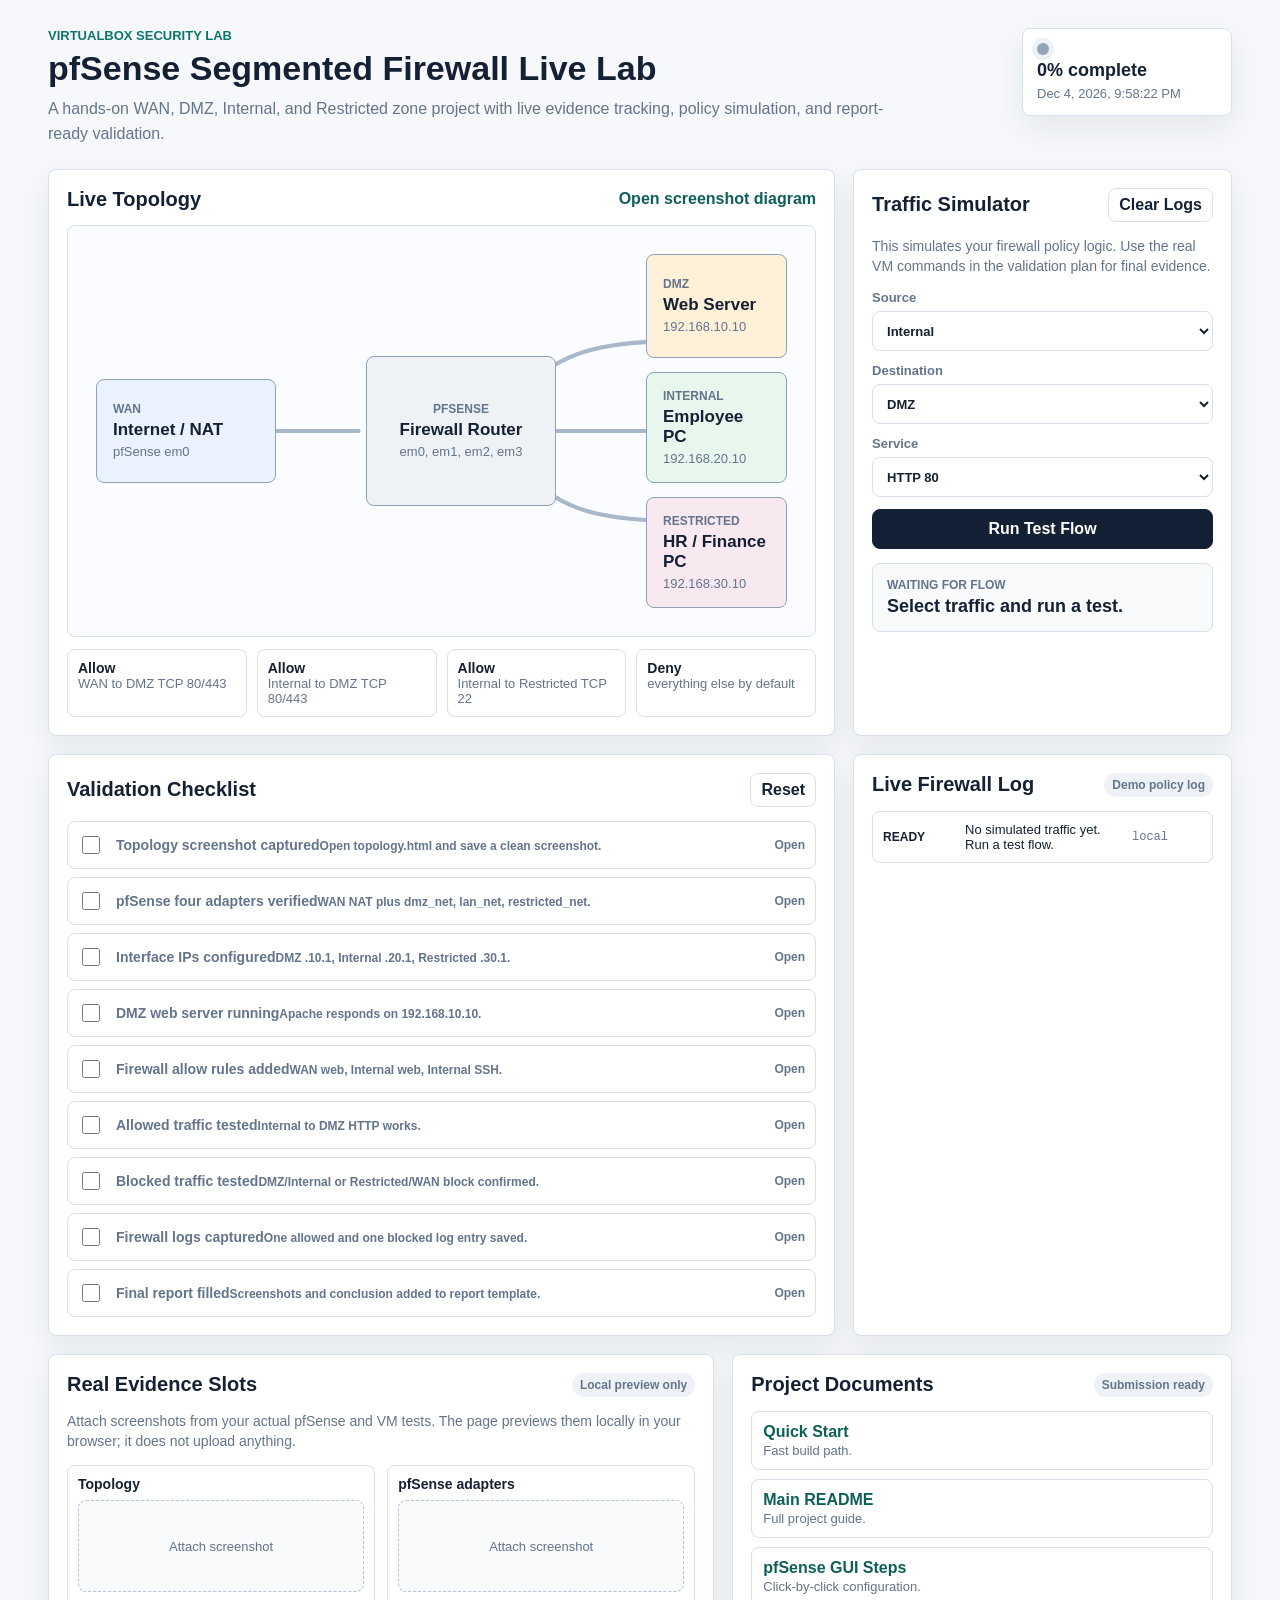
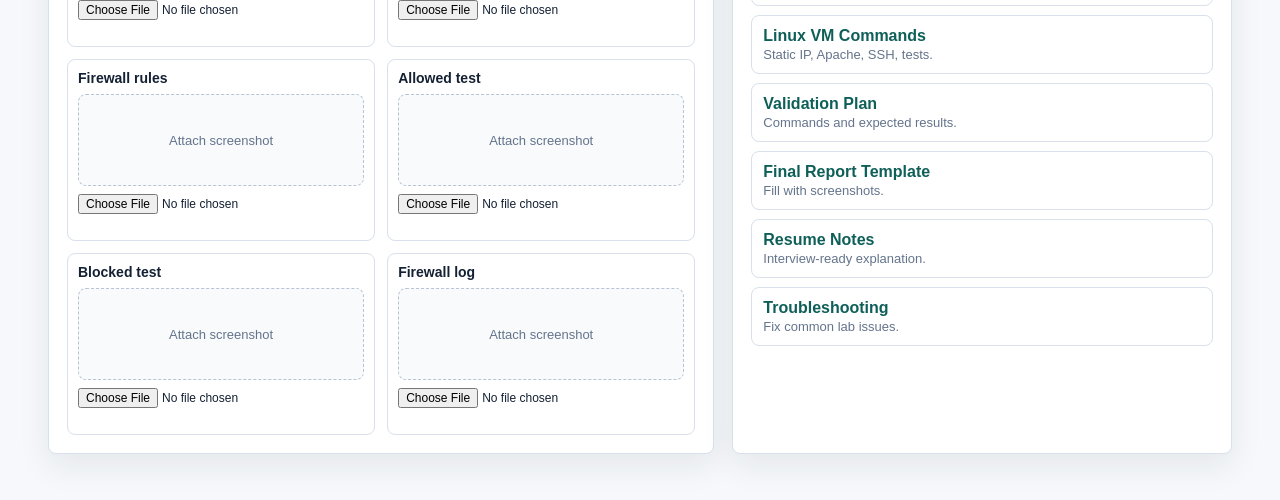
<file: index.html>
<!doctype html>
<html lang="en">
<head>
  <meta charset="utf-8">
  <meta name="viewport" content="width=device-width, initial-scale=1">
  <title>pfSense Segmented Firewall Live Lab</title>
  <link rel="stylesheet" href="live-dashboard.css">
</head>
<body>
  <main class="shell">
    <header class="topbar">
      <div>
        <p class="eyebrow">VirtualBox Security Lab</p>
        <h1>pfSense Segmented Firewall Live Lab</h1>
        <p class="lead">A hands-on WAN, DMZ, Internal, and Restricted zone project with live evidence tracking, policy simulation, and report-ready validation.</p>
      </div>
      <div class="status-panel" aria-label="Live project status">
        <span class="status-dot" id="statusDot" aria-hidden="true"></span>
        <strong id="completionText">0% complete</strong>
        <span id="liveClock">Loading time...</span>
      </div>
    </header>

    <section class="hero-grid" aria-label="Lab overview">
      <article class="topology-card">
        <div class="section-title">
          <h2>Live Topology</h2>
          <a href="topology.html">Open screenshot diagram</a>
        </div>

        <div class="topology" role="img" aria-label="pfSense topology with four security zones">
          <div class="zone zone-wan" data-zone="WAN">
            <span>WAN</span>
            <strong>Internet / NAT</strong>
            <small>pfSense em0</small>
          </div>

          <div class="firewall" data-zone="pfSense">
            <span>pfSense</span>
            <strong>Firewall Router</strong>
            <small>em0, em1, em2, em3</small>
          </div>

          <div class="zone-stack">
            <div class="zone zone-dmz" data-zone="DMZ">
              <span>DMZ</span>
              <strong>Web Server</strong>
              <small>192.168.10.10</small>
            </div>
            <div class="zone zone-internal" data-zone="Internal">
              <span>Internal</span>
              <strong>Employee PC</strong>
              <small>192.168.20.10</small>
            </div>
            <div class="zone zone-restricted" data-zone="Restricted">
              <span>Restricted</span>
              <strong>HR / Finance PC</strong>
              <small>192.168.30.10</small>
            </div>
          </div>

          <svg class="links" viewBox="0 0 900 360" aria-hidden="true">
            <path id="flowWan" d="M180 180 C250 180, 285 180, 350 180"></path>
            <path id="flowDmz" d="M530 145 C590 85, 635 75, 710 72"></path>
            <path id="flowInternal" d="M530 180 C600 180, 630 180, 710 180"></path>
            <path id="flowRestricted" d="M530 215 C590 275, 635 285, 710 288"></path>
          </svg>
        </div>

        <div class="policy-strip">
          <span><strong>Allow</strong> WAN to DMZ TCP 80/443</span>
          <span><strong>Allow</strong> Internal to DMZ TCP 80/443</span>
          <span><strong>Allow</strong> Internal to Restricted TCP 22</span>
          <span><strong>Deny</strong> everything else by default</span>
        </div>
      </article>

      <aside class="control-card">
        <div class="section-title">
          <h2>Traffic Simulator</h2>
          <button class="ghost" id="clearLogs" type="button">Clear Logs</button>
        </div>
        <p class="hint">This simulates your firewall policy logic. Use the real VM commands in the validation plan for final evidence.</p>

        <div class="sim-controls">
          <label>
            Source
            <select id="sourceZone">
              <option>WAN</option>
              <option>DMZ</option>
              <option selected>Internal</option>
              <option>Restricted</option>
            </select>
          </label>
          <label>
            Destination
            <select id="destZone">
              <option>WAN</option>
              <option selected>DMZ</option>
              <option>Internal</option>
              <option>Restricted</option>
            </select>
          </label>
          <label>
            Service
            <select id="servicePort">
              <option value="80">HTTP 80</option>
              <option value="443">HTTPS 443</option>
              <option value="22">SSH 22</option>
              <option value="icmp">ICMP ping</option>
              <option value="any">Any other</option>
            </select>
          </label>
          <button id="runTraffic" type="button">Run Test Flow</button>
        </div>

        <div class="decision" id="decisionBox">
          <span>Waiting for flow</span>
          <strong>Select traffic and run a test.</strong>
        </div>
      </aside>
    </section>

    <section class="dashboard-grid">
      <article class="panel">
        <div class="section-title">
          <h2>Validation Checklist</h2>
          <button class="ghost" id="resetChecklist" type="button">Reset</button>
        </div>
        <div class="checklist" id="checklist"></div>
      </article>

      <article class="panel">
        <div class="section-title">
          <h2>Live Firewall Log</h2>
          <span class="mini-label">Demo policy log</span>
        </div>
        <div class="log-table" id="logTable" aria-live="polite"></div>
      </article>
    </section>

    <section class="dashboard-grid evidence-area">
      <article class="panel">
        <div class="section-title">
          <h2>Real Evidence Slots</h2>
          <span class="mini-label">Local preview only</span>
        </div>
        <p class="hint">Attach screenshots from your actual pfSense and VM tests. The page previews them locally in your browser; it does not upload anything.</p>
        <div class="evidence-grid" id="evidenceGrid"></div>
      </article>

      <article class="panel">
        <div class="section-title">
          <h2>Project Documents</h2>
          <span class="mini-label">Submission ready</span>
        </div>
        <div class="doc-list">
          <a href="quick-start.md"><strong>Quick Start</strong><span>Fast build path.</span></a>
          <a href="README.md"><strong>Main README</strong><span>Full project guide.</span></a>
          <a href="pfSense-gui-steps.md"><strong>pfSense GUI Steps</strong><span>Click-by-click configuration.</span></a>
          <a href="linux-vm-commands.md"><strong>Linux VM Commands</strong><span>Static IP, Apache, SSH, tests.</span></a>
          <a href="validation-plan.md"><strong>Validation Plan</strong><span>Commands and expected results.</span></a>
          <a href="final-report-template.md"><strong>Final Report Template</strong><span>Fill with screenshots.</span></a>
          <a href="resume-interview-notes.md"><strong>Resume Notes</strong><span>Interview-ready explanation.</span></a>
          <a href="troubleshooting.md"><strong>Troubleshooting</strong><span>Fix common lab issues.</span></a>
        </div>
      </article>
    </section>
  </main>

  <script src="live-dashboard.js"></script>
</body>
</html>
</file>
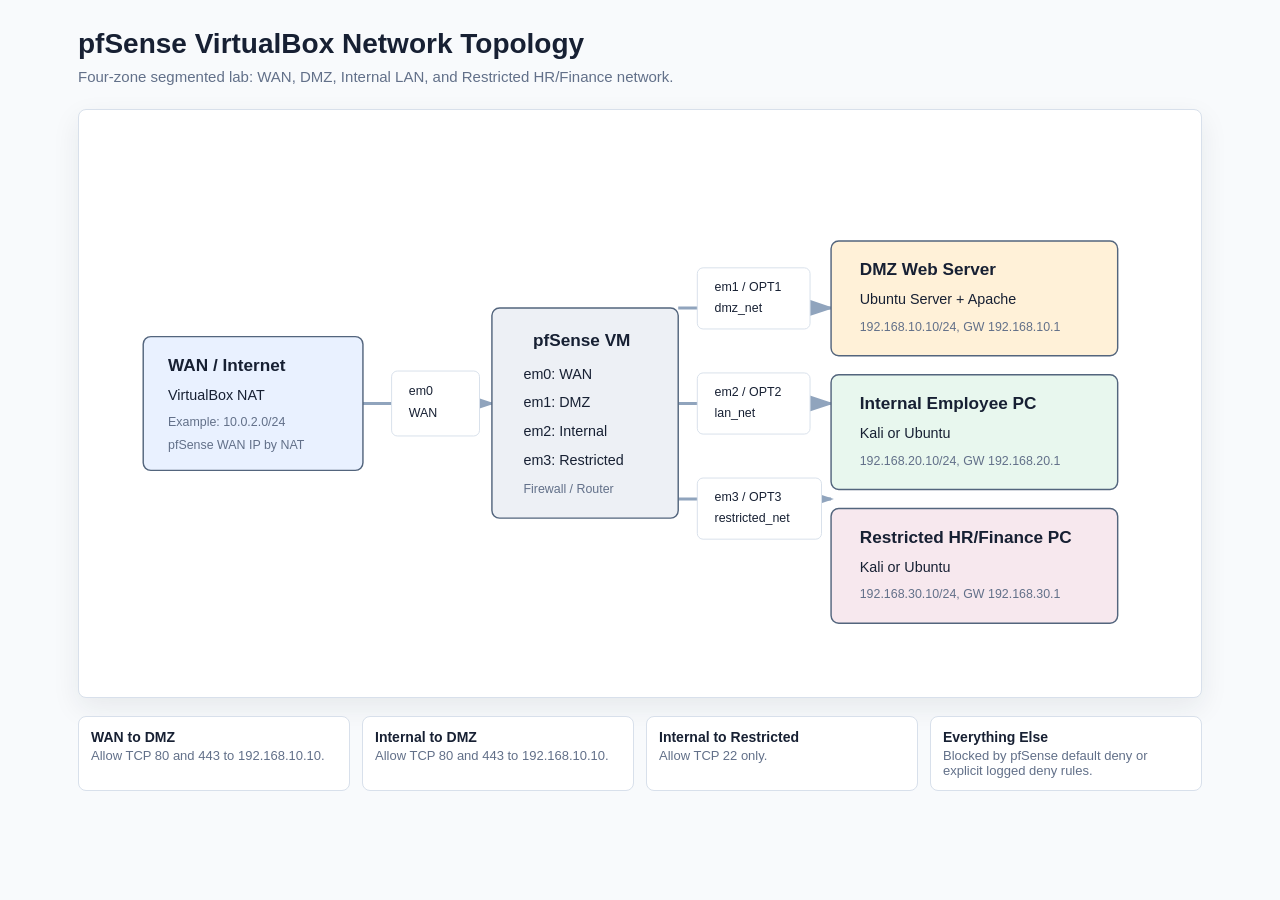
<file: topology.html>
<!doctype html>
<html lang="en">
<head>
  <meta charset="utf-8">
  <meta name="viewport" content="width=device-width, initial-scale=1">
  <title>pfSense VirtualBox Network Topology</title>
  <style>
    :root {
      color-scheme: light;
      --ink: #172033;
      --muted: #627089;
      --line: #90a4bd;
      --wan: #e9f1ff;
      --dmz: #fff1d8;
      --lan: #e8f7ee;
      --res: #f7e8ee;
      --pfs: #edf0f5;
      --bg: #f8fafc;
    }

    * {
      box-sizing: border-box;
    }

    body {
      margin: 0;
      font-family: Arial, Helvetica, sans-serif;
      color: var(--ink);
      background: var(--bg);
    }

    main {
      max-width: 1180px;
      margin: 0 auto;
      padding: 28px;
    }

    h1 {
      margin: 0 0 8px;
      font-size: 28px;
      letter-spacing: 0;
    }

    .subtitle {
      margin: 0 0 24px;
      color: var(--muted);
      font-size: 15px;
    }

    .diagram {
      width: 100%;
      min-height: 580px;
      background: #ffffff;
      border: 1px solid #d8e0eb;
      border-radius: 8px;
      padding: 26px;
      box-shadow: 0 10px 28px rgba(23, 32, 51, 0.08);
    }

    svg {
      width: 100%;
      height: auto;
      display: block;
    }

    .node rect {
      stroke: #53657d;
      stroke-width: 1.5;
      rx: 8;
    }

    .node text {
      font-size: 15px;
      fill: var(--ink);
    }

    .node .title {
      font-size: 18px;
      font-weight: 700;
    }

    .node .small {
      font-size: 13px;
      fill: var(--muted);
    }

    .link {
      stroke: var(--line);
      stroke-width: 3;
      fill: none;
    }

    .label {
      fill: #ffffff;
      stroke: #d8e0eb;
      stroke-width: 1;
      rx: 6;
    }

    .label-text {
      font-size: 13px;
      fill: var(--ink);
    }

    .legend {
      display: grid;
      grid-template-columns: repeat(4, minmax(0, 1fr));
      gap: 12px;
      margin-top: 18px;
    }

    .legend div {
      background: #ffffff;
      border: 1px solid #d8e0eb;
      border-radius: 8px;
      padding: 12px;
      font-size: 13px;
      color: var(--muted);
    }

    .legend strong {
      display: block;
      margin-bottom: 3px;
      color: var(--ink);
      font-size: 14px;
    }

    @media (max-width: 760px) {
      main {
        padding: 16px;
      }

      .diagram {
        padding: 12px;
        overflow-x: auto;
      }

      svg {
        min-width: 920px;
      }

      .legend {
        grid-template-columns: 1fr;
      }
    }
  </style>
</head>
<body>
  <main>
    <h1>pfSense VirtualBox Network Topology</h1>
    <p class="subtitle">Four-zone segmented lab: WAN, DMZ, Internal LAN, and Restricted HR/Finance network.</p>

    <section class="diagram" aria-label="Network topology diagram">
      <svg viewBox="0 0 1120 560" role="img" aria-labelledby="diagramTitle diagramDesc">
        <title id="diagramTitle">pfSense VirtualBox Network Topology</title>
        <desc id="diagramDesc">pfSense connects WAN NAT, DMZ, Internal, and Restricted networks using four virtual adapters.</desc>

        <defs>
          <marker id="arrow" markerWidth="10" markerHeight="10" refX="8" refY="3" orient="auto" markerUnits="strokeWidth">
            <path d="M0,0 L0,6 L9,3 z" fill="#90a4bd"></path>
          </marker>
        </defs>

        <path class="link" d="M270 280 H405" marker-end="url(#arrow)"></path>
        <path class="link" d="M600 180 H760" marker-end="url(#arrow)"></path>
        <path class="link" d="M600 280 H760" marker-end="url(#arrow)"></path>
        <path class="link" d="M600 380 H760" marker-end="url(#arrow)"></path>

        <g class="node">
          <rect x="40" y="210" width="230" height="140" fill="var(--wan)"></rect>
          <text class="title" x="66" y="246">WAN / Internet</text>
          <text x="66" y="276">VirtualBox NAT</text>
          <text class="small" x="66" y="304">Example: 10.0.2.0/24</text>
          <text class="small" x="66" y="328">pfSense WAN IP by NAT</text>
        </g>

        <g class="node">
          <rect x="405" y="180" width="195" height="220" fill="var(--pfs)"></rect>
          <text class="title" x="448" y="220">pfSense VM</text>
          <text x="438" y="254">em0: WAN</text>
          <text x="438" y="284">em1: DMZ</text>
          <text x="438" y="314">em2: Internal</text>
          <text x="438" y="344">em3: Restricted</text>
          <text class="small" x="438" y="374">Firewall / Router</text>
        </g>

        <g class="node">
          <rect x="760" y="110" width="300" height="120" fill="var(--dmz)"></rect>
          <text class="title" x="790" y="146">DMZ Web Server</text>
          <text x="790" y="176">Ubuntu Server + Apache</text>
          <text class="small" x="790" y="204">192.168.10.10/24, GW 192.168.10.1</text>
        </g>

        <g class="node">
          <rect x="760" y="250" width="300" height="120" fill="var(--lan)"></rect>
          <text class="title" x="790" y="286">Internal Employee PC</text>
          <text x="790" y="316">Kali or Ubuntu</text>
          <text class="small" x="790" y="344">192.168.20.10/24, GW 192.168.20.1</text>
        </g>

        <g class="node">
          <rect x="760" y="390" width="300" height="120" fill="var(--res)"></rect>
          <text class="title" x="790" y="426">Restricted HR/Finance PC</text>
          <text x="790" y="456">Kali or Ubuntu</text>
          <text class="small" x="790" y="484">192.168.30.10/24, GW 192.168.30.1</text>
        </g>

        <rect class="label" x="300" y="246" width="92" height="68"></rect>
        <text class="label-text" x="318" y="271">em0</text>
        <text class="label-text" x="318" y="294">WAN</text>

        <rect class="label" x="620" y="138" width="118" height="64"></rect>
        <text class="label-text" x="638" y="162">em1 / OPT1</text>
        <text class="label-text" x="638" y="184">dmz_net</text>

        <rect class="label" x="620" y="248" width="118" height="64"></rect>
        <text class="label-text" x="638" y="272">em2 / OPT2</text>
        <text class="label-text" x="638" y="294">lan_net</text>

        <rect class="label" x="620" y="358" width="130" height="64"></rect>
        <text class="label-text" x="638" y="382">em3 / OPT3</text>
        <text class="label-text" x="638" y="404">restricted_net</text>
      </svg>
    </section>

    <section class="legend" aria-label="Firewall policy summary">
      <div><strong>WAN to DMZ</strong>Allow TCP 80 and 443 to 192.168.10.10.</div>
      <div><strong>Internal to DMZ</strong>Allow TCP 80 and 443 to 192.168.10.10.</div>
      <div><strong>Internal to Restricted</strong>Allow TCP 22 only.</div>
      <div><strong>Everything Else</strong>Blocked by pfSense default deny or explicit logged deny rules.</div>
    </section>
  </main>
</body>
</html>
</file>
<file: live-dashboard.css>
:root {
  --ink: #142033;
  --muted: #64748b;
  --line: #d8e0eb;
  --paper: #ffffff;
  --bg: #f6f8fb;
  --pass: #0f766e;
  --pass-soft: #e5f5f1;
  --block: #b42318;
  --block-soft: #fff0ee;
  --warn: #9a6700;
  --warn-soft: #fff7df;
  --dmz: #fff1d8;
  --internal: #e8f7ee;
  --restricted: #f8e8ef;
  --wan: #eaf2ff;
  --pfsense: #eef2f7;
  --shadow: 0 12px 32px rgba(20, 32, 51, 0.08);
}

* {
  box-sizing: border-box;
}

body {
  margin: 0;
  font-family: Arial, Helvetica, sans-serif;
  background: var(--bg);
  color: var(--ink);
}

button,
select,
input {
  font: inherit;
}

.shell {
  max-width: 1240px;
  margin: 0 auto;
  padding: 28px;
}

.topbar {
  display: flex;
  align-items: flex-start;
  justify-content: space-between;
  gap: 18px;
  margin-bottom: 22px;
}

.eyebrow {
  margin: 0 0 6px;
  color: var(--pass);
  font-size: 13px;
  font-weight: 700;
  text-transform: uppercase;
}

h1,
h2,
p {
  letter-spacing: 0;
}

h1 {
  margin: 0;
  font-size: 34px;
  line-height: 1.12;
}

h2 {
  margin: 0;
  font-size: 20px;
}

.lead {
  max-width: 860px;
  margin: 10px 0 0;
  color: var(--muted);
  font-size: 16px;
  line-height: 1.55;
}

.status-panel {
  min-width: 210px;
  display: grid;
  gap: 5px;
  padding: 14px;
  border: 1px solid var(--line);
  border-radius: 8px;
  background: var(--paper);
  box-shadow: var(--shadow);
}

.status-dot {
  width: 12px;
  height: 12px;
  border-radius: 50%;
  background: var(--warn);
  box-shadow: 0 0 0 5px var(--warn-soft);
}

.status-panel strong {
  font-size: 18px;
}

.status-panel span:last-child {
  color: var(--muted);
  font-size: 13px;
}

.hero-grid,
.dashboard-grid {
  display: grid;
  grid-template-columns: minmax(0, 1.35fr) minmax(330px, 0.65fr);
  gap: 18px;
  margin-bottom: 18px;
}

.topology-card,
.control-card,
.panel {
  background: var(--paper);
  border: 1px solid var(--line);
  border-radius: 8px;
  box-shadow: var(--shadow);
}

.topology-card,
.control-card,
.panel {
  padding: 18px;
}

.section-title {
  display: flex;
  align-items: center;
  justify-content: space-between;
  gap: 12px;
  margin-bottom: 14px;
}

a {
  color: #0f5f59;
  text-decoration: none;
  font-weight: 700;
}

a:hover {
  text-decoration: underline;
}

.topology {
  position: relative;
  min-height: 360px;
  display: grid;
  grid-template-columns: 180px 190px 1fr;
  align-items: center;
  gap: 90px;
  overflow: hidden;
  border: 1px solid var(--line);
  border-radius: 8px;
  background: #fbfcff;
  padding: 28px;
}

.links {
  position: absolute;
  inset: 0;
  width: 100%;
  height: 100%;
  pointer-events: none;
}

.links path {
  fill: none;
  stroke: #a8b7ca;
  stroke-width: 5;
  stroke-linecap: round;
}

.links path.active-pass {
  stroke: var(--pass);
  animation: pulseFlow 900ms ease-in-out;
}

.links path.active-block {
  stroke: var(--block);
  animation: pulseFlow 900ms ease-in-out;
}

@keyframes pulseFlow {
  0% {
    stroke-width: 5;
    opacity: 0.35;
  }
  50% {
    stroke-width: 10;
    opacity: 1;
  }
  100% {
    stroke-width: 5;
    opacity: 1;
  }
}

.zone,
.firewall {
  position: relative;
  z-index: 2;
  min-height: 104px;
  display: grid;
  align-content: center;
  gap: 4px;
  padding: 16px;
  border: 1px solid #8fa0b7;
  border-radius: 8px;
}

.zone span,
.firewall span {
  color: var(--muted);
  font-size: 12px;
  font-weight: 700;
  text-transform: uppercase;
}

.zone strong,
.firewall strong {
  font-size: 17px;
}

.zone small,
.firewall small {
  color: var(--muted);
  font-size: 13px;
}

.zone-wan {
  background: var(--wan);
}

.zone-dmz {
  background: var(--dmz);
}

.zone-internal {
  background: var(--internal);
}

.zone-restricted {
  background: var(--restricted);
}

.firewall {
  min-height: 150px;
  background: var(--pfsense);
  text-align: center;
}

.zone-stack {
  display: grid;
  gap: 14px;
}

.policy-strip {
  display: grid;
  grid-template-columns: repeat(4, minmax(0, 1fr));
  gap: 10px;
  margin-top: 12px;
}

.policy-strip span {
  min-height: 64px;
  padding: 10px;
  border: 1px solid var(--line);
  border-radius: 8px;
  color: var(--muted);
  font-size: 13px;
  background: #ffffff;
}

.policy-strip strong {
  display: block;
  color: var(--ink);
  font-size: 14px;
}

.hint {
  margin: 0 0 14px;
  color: var(--muted);
  font-size: 14px;
  line-height: 1.45;
}

.sim-controls {
  display: grid;
  gap: 12px;
}

label {
  display: grid;
  gap: 6px;
  color: var(--muted);
  font-size: 13px;
  font-weight: 700;
}

select,
button,
.ghost {
  min-height: 40px;
  border-radius: 8px;
  border: 1px solid var(--line);
  background: #ffffff;
  color: var(--ink);
}

select {
  padding: 0 10px;
}

button {
  cursor: pointer;
  font-weight: 700;
  background: var(--ink);
  color: #ffffff;
  border-color: var(--ink);
}

.ghost {
  min-height: 34px;
  padding: 0 10px;
  background: #ffffff;
  color: var(--ink);
}

.decision {
  margin-top: 14px;
  padding: 14px;
  border-radius: 8px;
  border: 1px solid var(--line);
  background: #f8fafc;
}

.decision.pass {
  border-color: #9bd3c8;
  background: var(--pass-soft);
}

.decision.block {
  border-color: #ffc7c2;
  background: var(--block-soft);
}

.decision span {
  display: block;
  color: var(--muted);
  font-size: 12px;
  font-weight: 700;
  text-transform: uppercase;
}

.decision strong {
  display: block;
  margin-top: 4px;
  font-size: 18px;
}

.checklist {
  display: grid;
  gap: 8px;
}

.check-item {
  display: grid;
  grid-template-columns: 28px 1fr auto;
  align-items: center;
  gap: 10px;
  min-height: 48px;
  padding: 9px 10px;
  border: 1px solid var(--line);
  border-radius: 8px;
  background: #ffffff;
}

.check-item input {
  width: 18px;
  height: 18px;
}

.check-item strong {
  font-size: 14px;
}

.check-item span {
  color: var(--muted);
  font-size: 12px;
}

.log-table {
  display: grid;
  gap: 8px;
  max-height: 372px;
  overflow: auto;
}

.log-row {
  display: grid;
  grid-template-columns: 72px 1fr 70px;
  gap: 10px;
  align-items: center;
  padding: 10px;
  border: 1px solid var(--line);
  border-radius: 8px;
  background: #ffffff;
  font-size: 13px;
}

.log-row strong {
  font-size: 12px;
  text-transform: uppercase;
}

.log-row.pass strong {
  color: var(--pass);
}

.log-row.block strong {
  color: var(--block);
}

.log-row code {
  font-family: Consolas, Monaco, monospace;
  font-size: 12px;
  color: var(--muted);
}

.mini-label {
  padding: 5px 8px;
  border-radius: 999px;
  background: #eef2f7;
  color: var(--muted);
  font-size: 12px;
  font-weight: 700;
}

.evidence-area {
  grid-template-columns: minmax(0, 1fr) minmax(340px, 0.75fr);
}

.evidence-grid {
  display: grid;
  grid-template-columns: repeat(2, minmax(0, 1fr));
  gap: 12px;
}

.evidence-slot {
  min-height: 180px;
  display: grid;
  grid-template-rows: auto 1fr auto;
  gap: 8px;
  padding: 10px;
  border: 1px solid var(--line);
  border-radius: 8px;
  background: #ffffff;
}

.evidence-slot strong {
  font-size: 14px;
}

.preview {
  display: grid;
  place-items: center;
  min-height: 92px;
  border: 1px dashed #b8c4d4;
  border-radius: 8px;
  background: #f8fafc;
  color: var(--muted);
  font-size: 13px;
  overflow: hidden;
}

.preview img {
  width: 100%;
  height: 100%;
  max-height: 140px;
  object-fit: contain;
}

.evidence-slot input {
  width: 100%;
  min-height: 36px;
  font-size: 12px;
}

.doc-list {
  display: grid;
  gap: 9px;
}

.doc-list a {
  display: grid;
  gap: 2px;
  padding: 11px;
  border: 1px solid var(--line);
  border-radius: 8px;
  background: #ffffff;
}

.doc-list span {
  color: var(--muted);
  font-size: 13px;
  font-weight: 400;
}

@media (max-width: 980px) {
  .topbar,
  .hero-grid,
  .dashboard-grid,
  .evidence-area {
    grid-template-columns: 1fr;
  }

  .topbar {
    display: grid;
  }

  .topology {
    grid-template-columns: 1fr;
    gap: 18px;
  }

  .links {
    display: none;
  }

  .policy-strip,
  .evidence-grid {
    grid-template-columns: 1fr;
  }
}

@media (max-width: 620px) {
  .shell {
    padding: 16px;
  }

  h1 {
    font-size: 28px;
  }

  .topology-card,
  .control-card,
  .panel {
    padding: 14px;
  }

  .check-item,
  .log-row {
    grid-template-columns: 1fr;
  }
}
</file>
